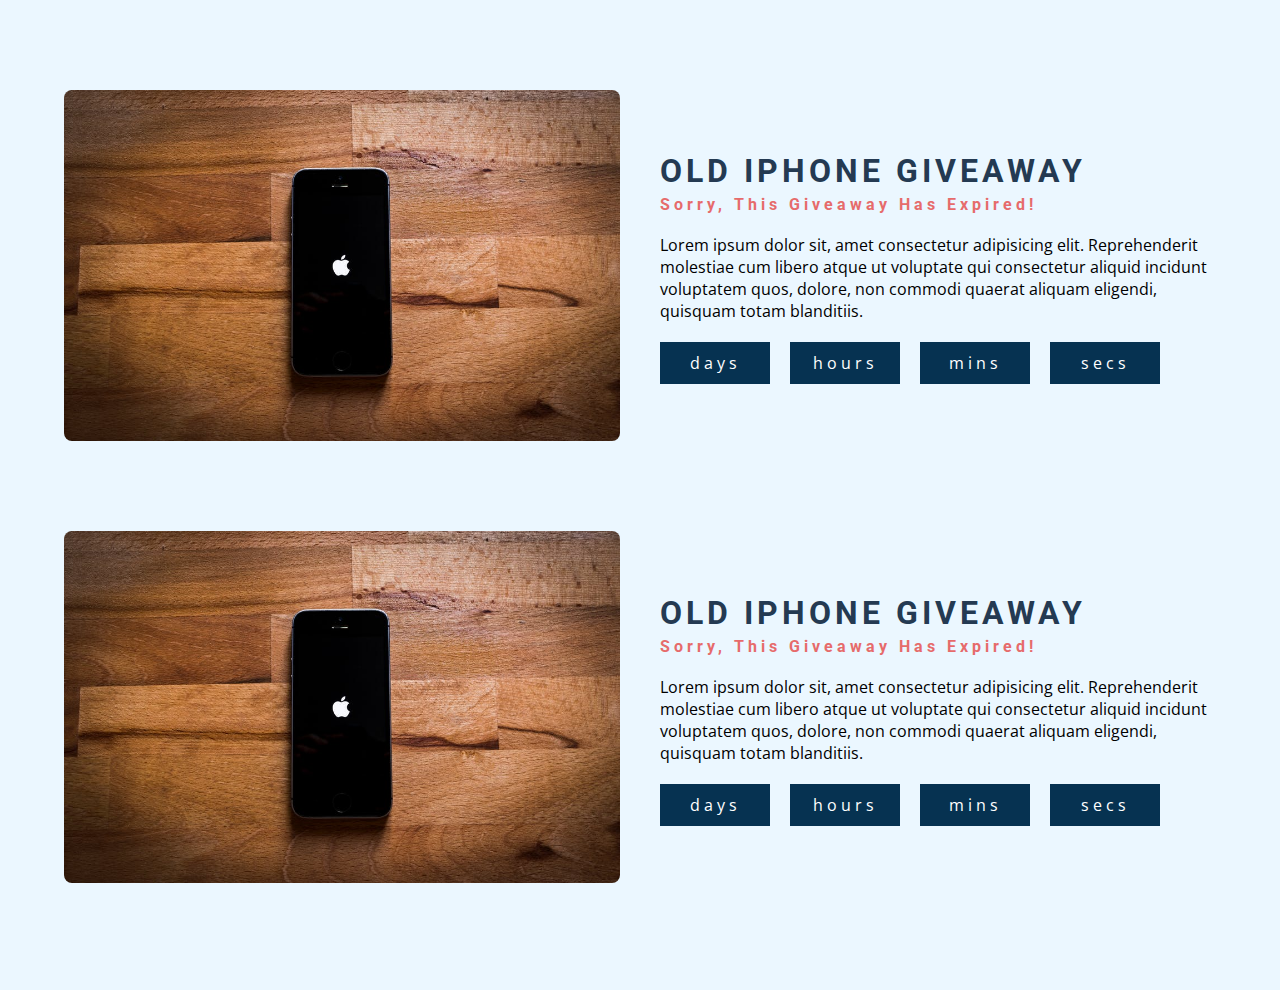
<file: countdown-timer/index.html>
<!DOCTYPE html>
<html lang="en">
  <head>
    <meta charset="UTF-8" />
    <meta name="viewport" content="width=device-width, initial-scale=1.0" />
    <title>Countdown</title>

    <!-- styles -->
    <link rel="stylesheet" href="./css/root.css" />
    <link rel="stylesheet" href="./css/app.css">
  </head>
  <body>
    <div class="wrap">
      <!-- <section class="gift-box">
        <img src="./img/gift.jpeg" alt="" class="gift-img"/>
        <div class="gift-info">
            <h1 class="title">old iphone giveaway</h1>
            <h4 class="deadline">giveaway ends on monday, 8 august 2020 11:30 a.m</h4>
            <p class="desc">Lorem ipsum dolor sit, amet consectetur adipisicing elit. 
              Reprehenderit molestiae cum libero atque ut voluptate qui consectetur aliquid incidunt voluptatem quos, dolore, non commodi quaerat aliquam eligendi, quisquam totam blanditiis.
            </p>
            <div class="countdown">
              <div class="format">
                <div class=""><span data-format="days">9</span>days</div>
                <div class="hours"><span data-format="hours">22</span>hours</div>
                <div class="mins"><span data-format="mins">45</span>mins</div>
                <div class="secs"><span data-format="secs">43</span>secs</div>
              </div>
            </div>
        </div>
      </section> -->
    </div> 
    <!-- javascript -->
    <script src="./js/data.js"></script>
    <script src="./js/intial.js"></script>
    <script src="./js/app.js"></script>
  </body>
</html>
</file>
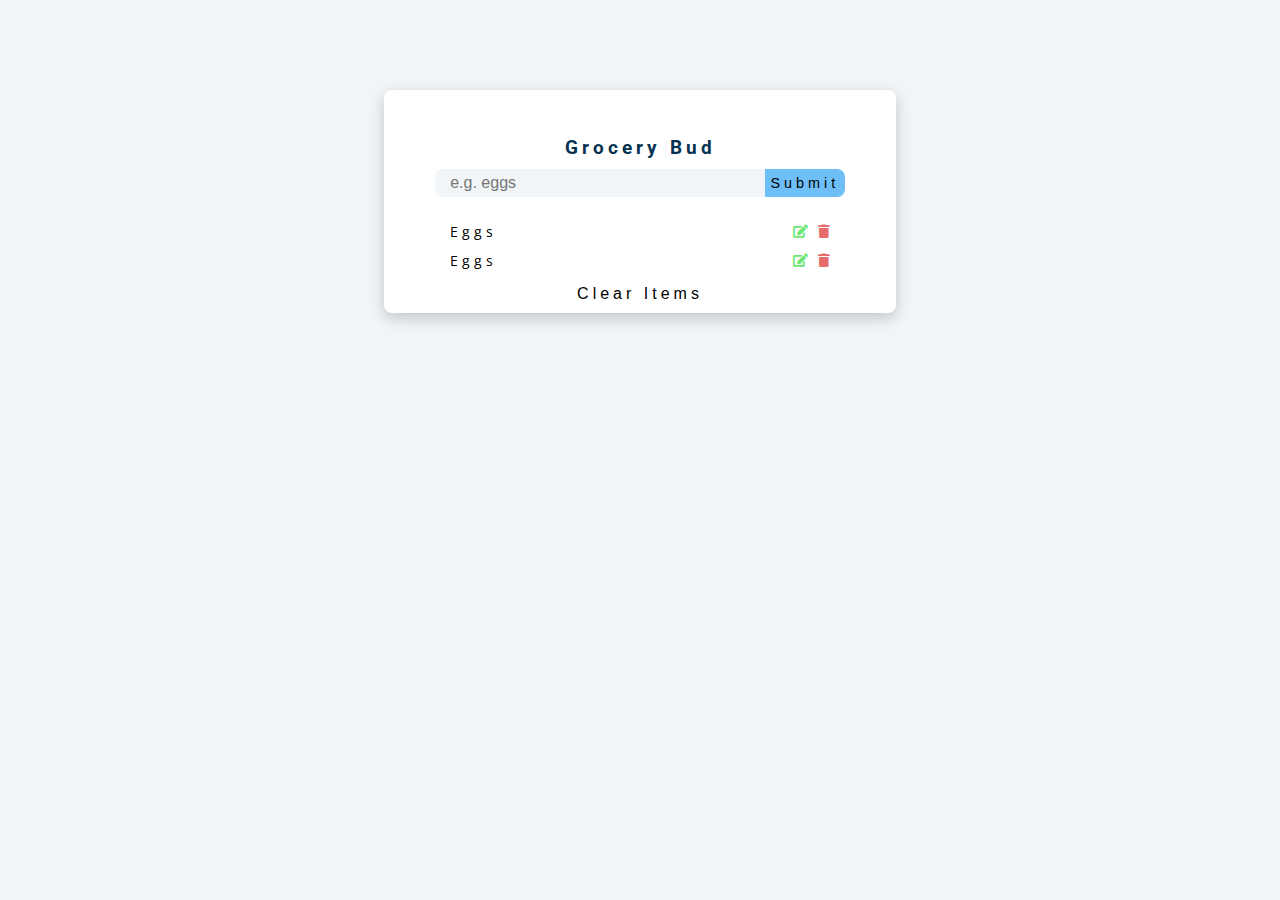
<file: grocery-bud/index.html>
<!DOCTYPE html>
<html lang="en">
  <head>
    <meta charset="UTF-8" />
    <meta name="viewport" content="width=device-width, initial-scale=1.0" />
    <title>Grocery Bud</title>
    <!-- font-awesome -->
    <link
      rel="stylesheet"
      href="https://cdnjs.cloudflare.com/ajax/libs/font-awesome/5.14.0/css/all.min.css"
    />
    <!-- styles -->
    <link rel="stylesheet" href="./css/root.css" />
    <link rel="stylesheet" href="./css/app.css">

  </head>
  <body>
    <div class="wrap">
      <section class="section-center">
        <!-- form -->
        <form class="grocery-form">
          <p class="alert"></p>
          <h3 class="title">grocery bud</h3>
          <div class="form-control">
            <input type="text" id="grocery" placeholder="e.g. eggs">
            <button type="submit" class="submit-btn">submit</button>
          </div>
        </form>
  
        <!-- list of goods-->
        <div class="goods-container">
          <div class="goods-list">
            <article class="goods-item">
              <p class="title">eggs</p>
              <div class="btn-container">
                <button class="edit-btn">
                  <i class="fas fa-edit"></i>
                </button>
                <button class="delete-btn">
                  <i class="fas fa-trash"></i>
                </button>
              </div>
            </article>
            <article class="goods-item">
              <p class="title">eggs</p>
              <div class="btn-container">
                <button class="edit-btn">
                  <i class="fas fa-edit"></i>
                </button>
                <button class="delete-btn">
                  <i class="fas fa-trash"></i>
                </button>
              </div>
            </article>
          </div>

          <button class="clear-btn">clear items</button>
        </div>
      </section>
    </div>
    
    <!-- javascript -->
    <script src="./js/sideApp.js"></script>
    <script src="./js/app.js"></script>
    
  </body>
</html>
</file>
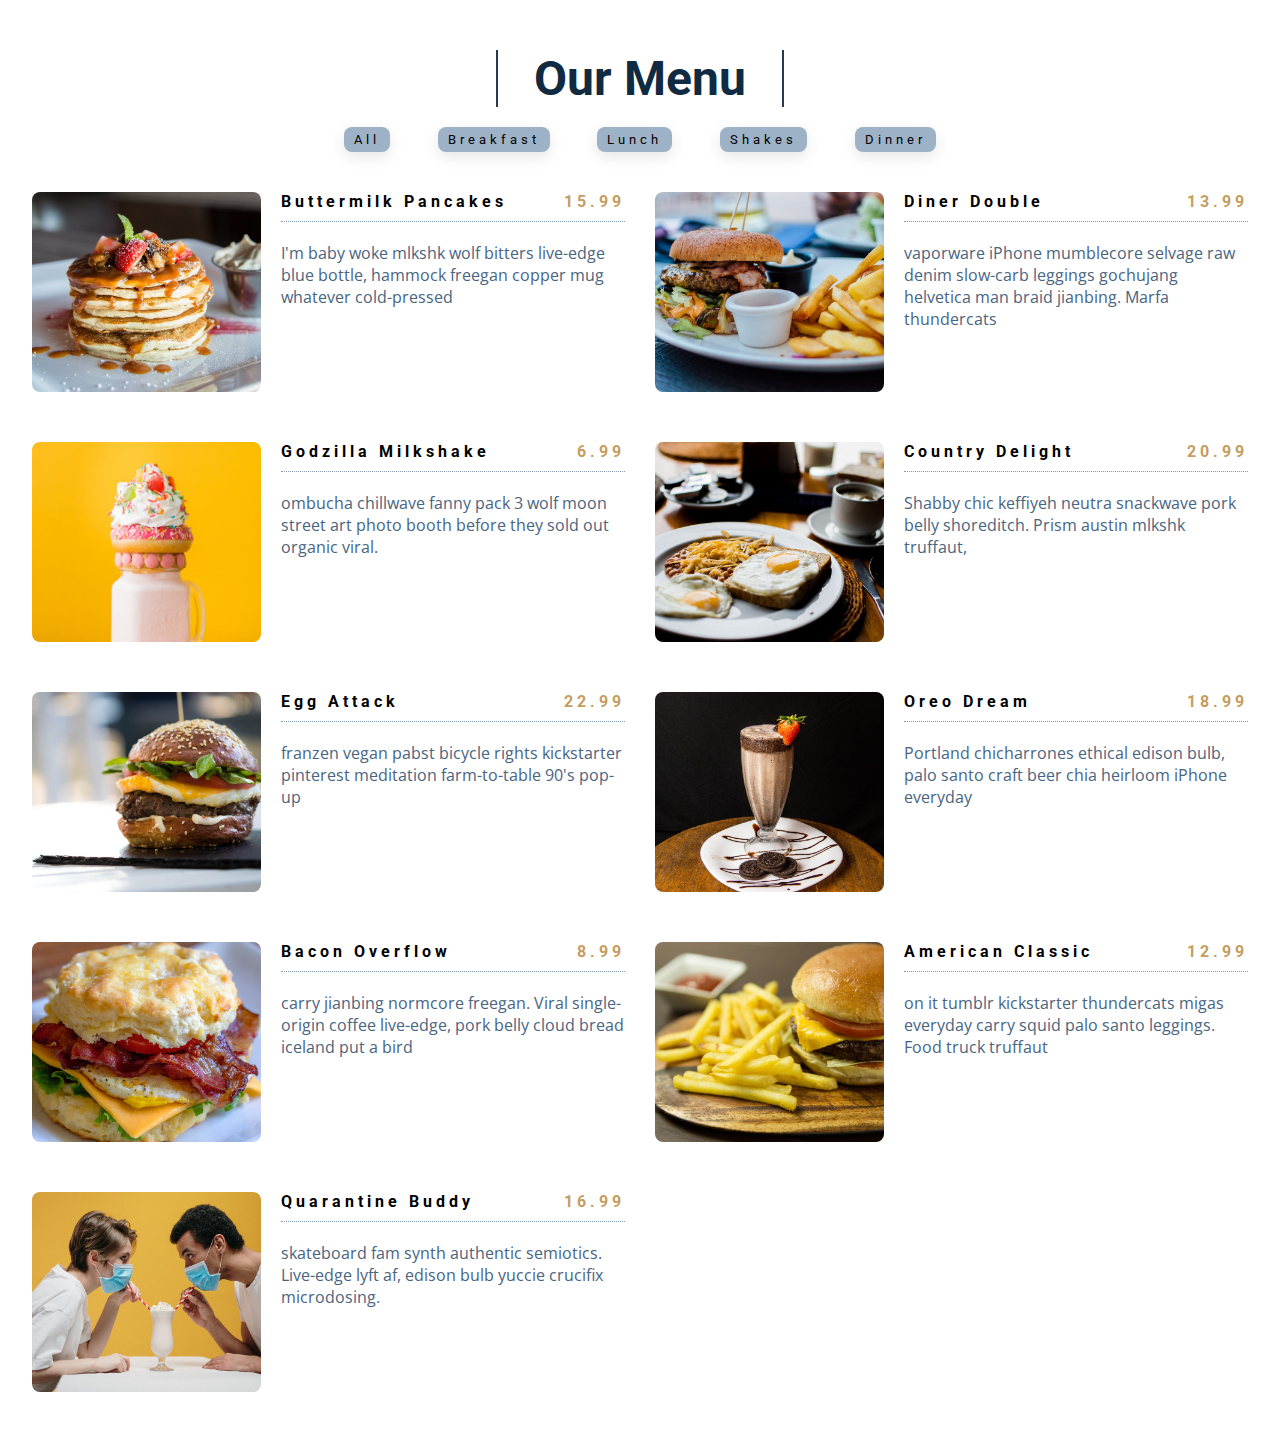
<file: menu/index.html>
<!DOCTYPE html>
<html lang="en">
  <head>
    <meta charset="UTF-8" />
    <meta name="viewport" content="width=device-width, initial-scale=1.0" />
    <title>Starter</title>
    <!-- font-awesome -->
    <link
      rel="stylesheet"
      href="https://cdnjs.cloudflare.com/ajax/libs/font-awesome/5.14.0/css/all.min.css"
    />
    <!-- styles -->
    <link rel="stylesheet" href="./css/root.css" />
    <link rel="stylesheet" href="./css/main.css">
  </head>
  <body>
    <section class="menu">
      <div class="title">
        <p>our menu</p>
        <span></span> <span></span> <span></span> <span></span>
      </div>
      <div class="section-btn">
        <button type="button" class="filter-btn" data-sign="all">all</button>
        <button type="button" class="filter-btn" data-sign="breakfast">breakfast</button>
        <button type="button" class="filter-btn" data-sign="lunch">lunch</button>
        <button type="button" class="filter-btn" data-sign="shakes">shakes</button>
        <button type="button" class="filter-btn" data-sign="dinner">dinner</button>
      </div>
      <div class="section-dish">
        
      </div>
    </section>
    <!-- javascript -->
    <script src="./js/data.js"></script>
    <script src="./js/app.js"></script>
  </body>
</html>
</file>
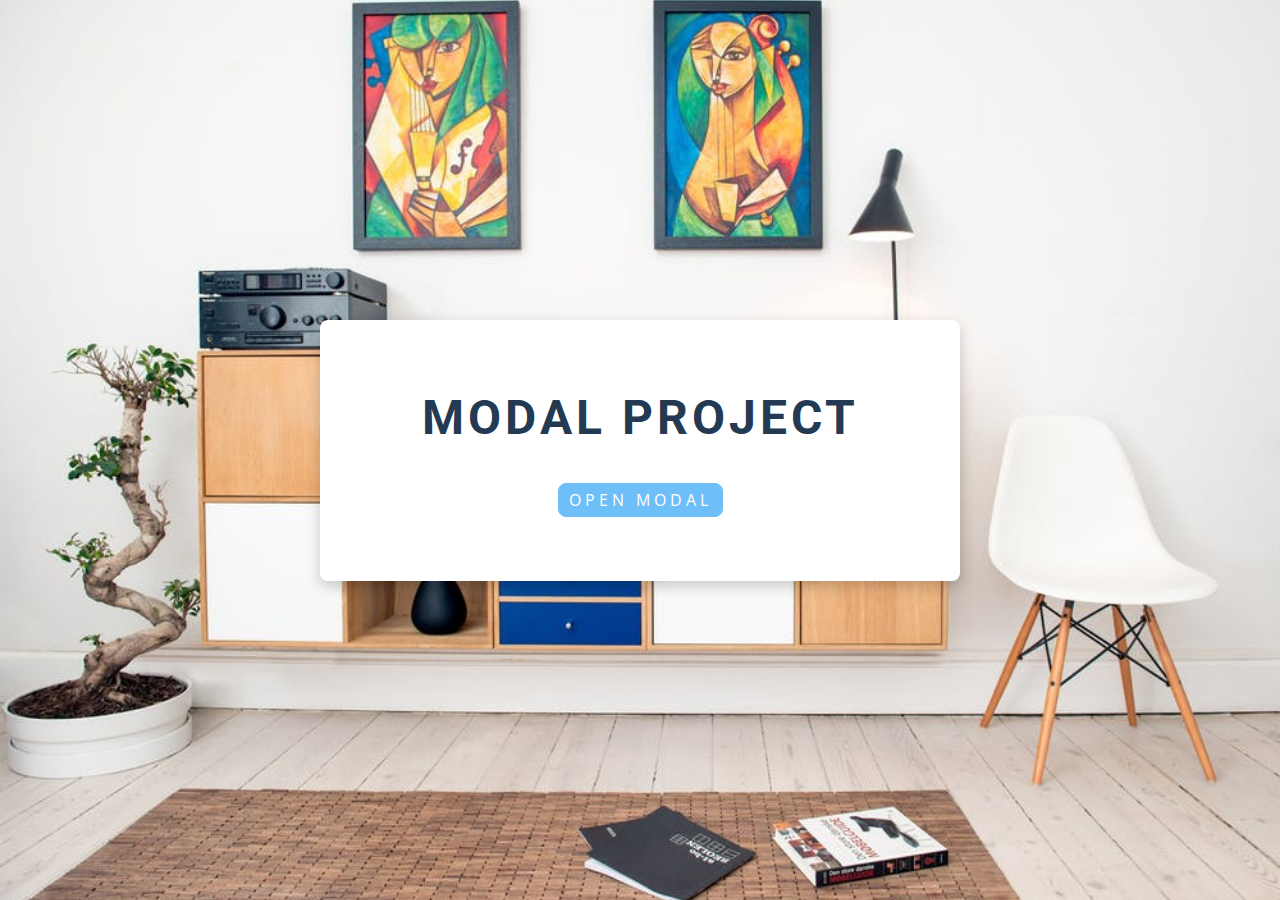
<file: modal/index.html>
<!DOCTYPE html>
<html lang="en">
  <head>
    <meta charset="UTF-8" />
    <meta name="viewport" content="width=device-width, initial-scale=1.0" />
    <title>Modal</title>
    <!-- font-awesome -->
    <link
      rel="stylesheet"
      href="https://cdnjs.cloudflare.com/ajax/libs/font-awesome/5.14.0/css/all.min.css"
    />
    <!-- styles -->
    <link rel="stylesheet" href="./css/root.css" />
    <link rel="stylesheet" href="./css/index.css">
  </head>
  <body>
    <!-- hero -->
    <header class="hero">
      <div class="banner">
        <h1>modal project</h1>
        <button class="btn modal-btn">open modal</button>
      </div>
    </header>
    <!-- modal -->
    <div class="modal-overlay">
      <div class="modal-container">
        <h3>modal content</h3>
        <button class="close-btn">
          <i class="fas fa-times"></i>
        </button>
      </div>
    </div>

    <!-- javascript -->
    <script src="./js/index.js"></script>
  </body>
</html>
</file>
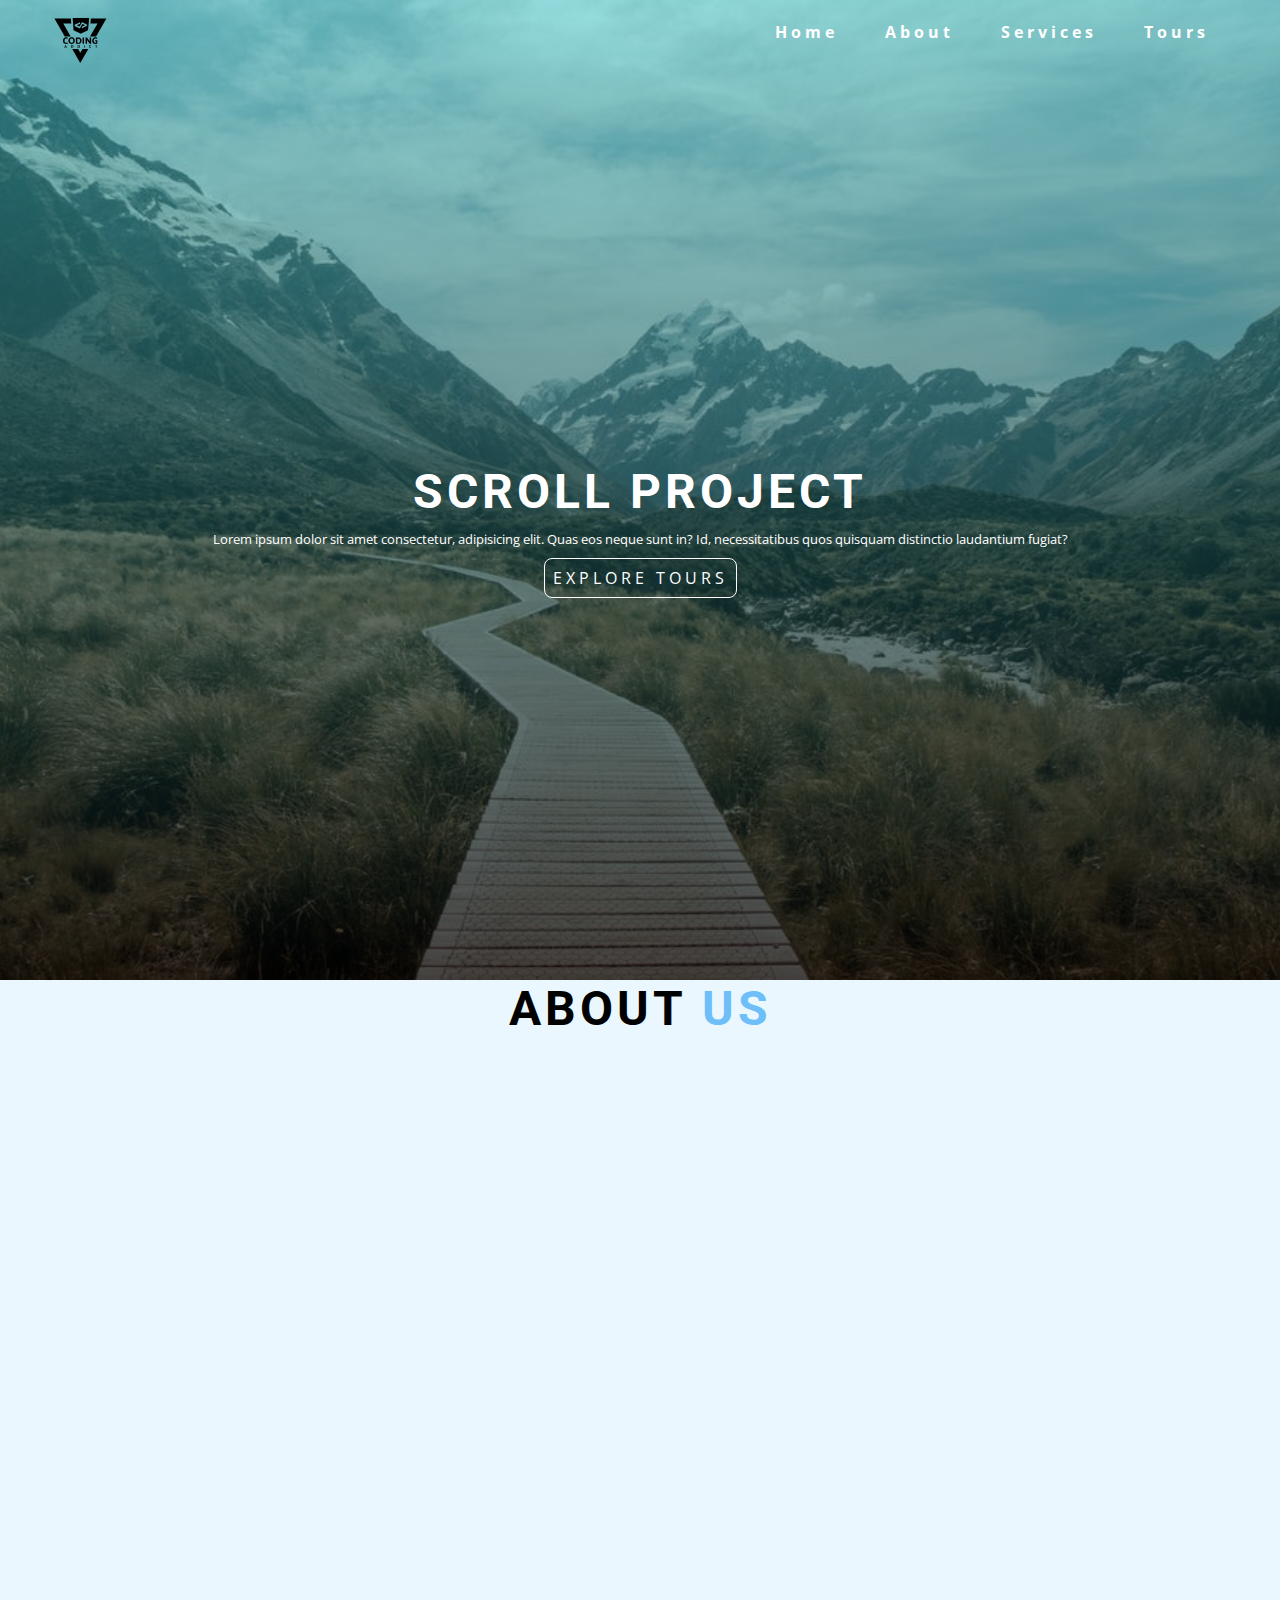
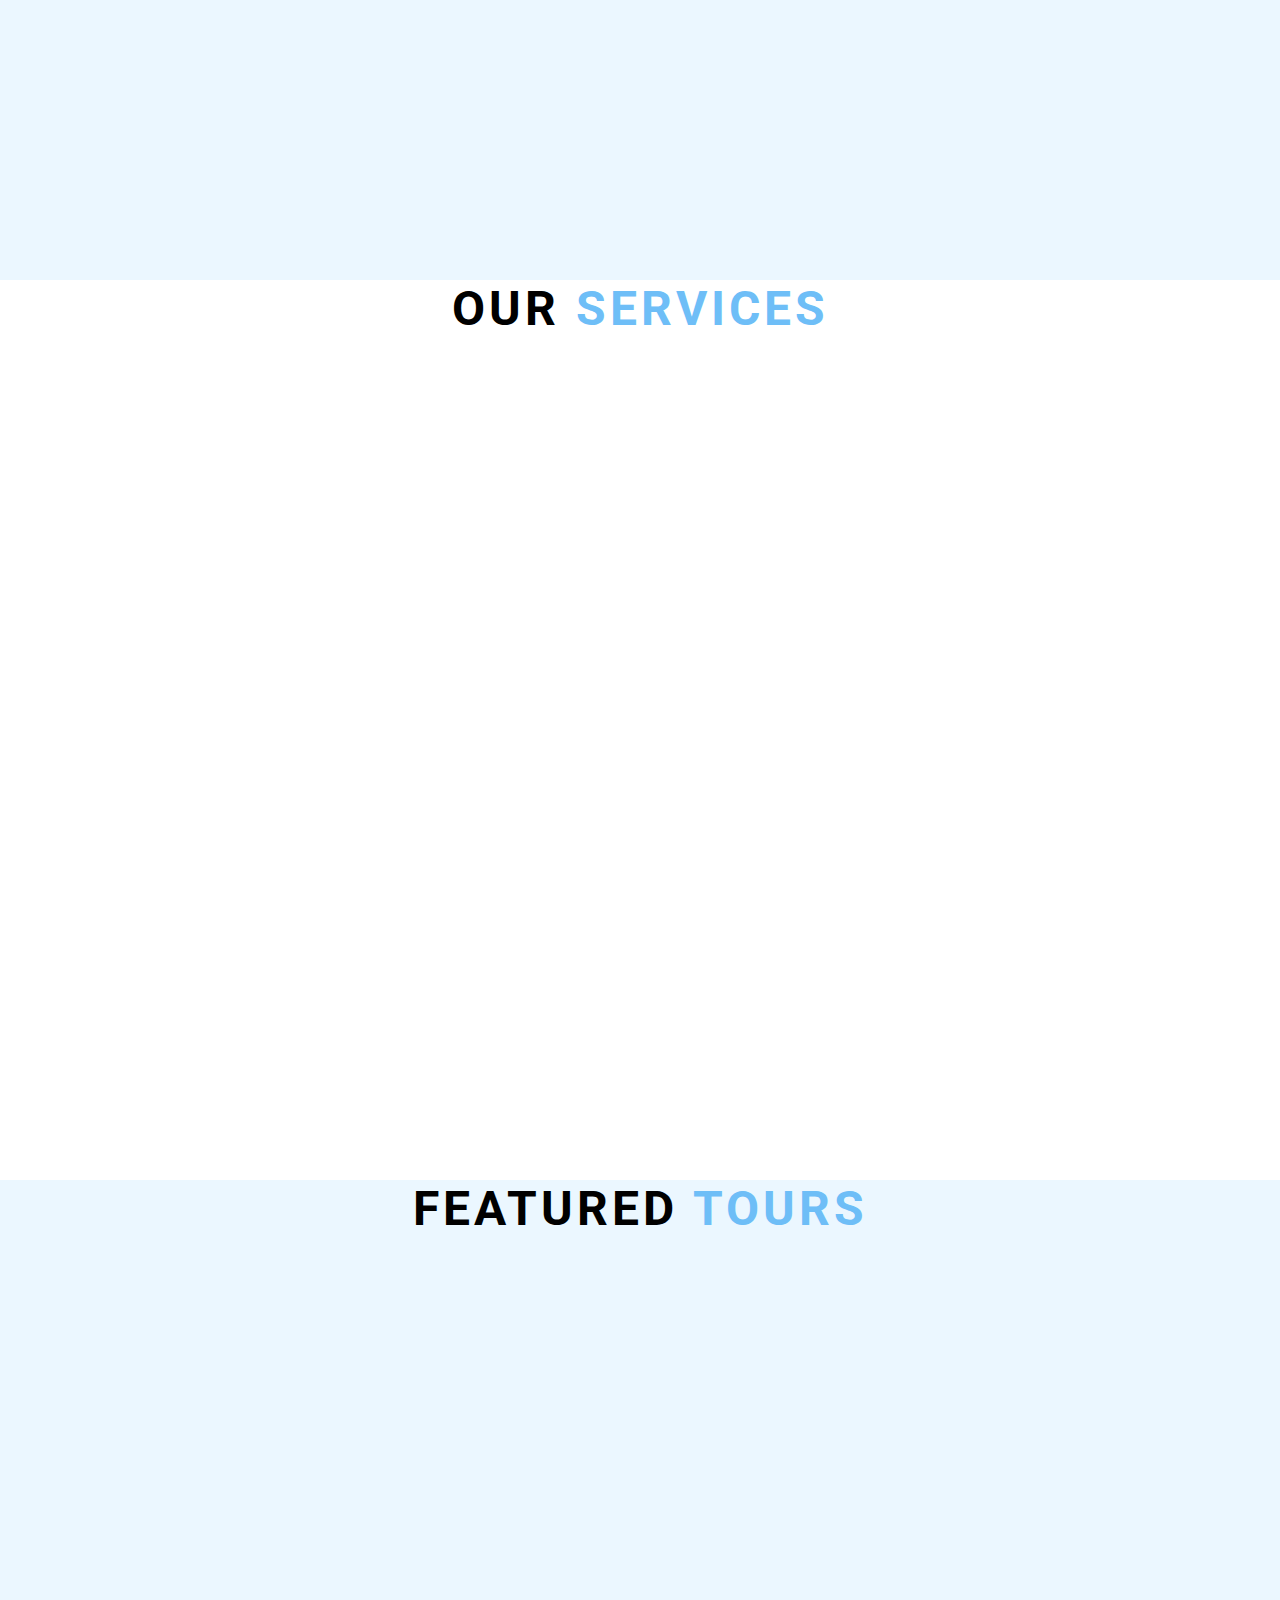
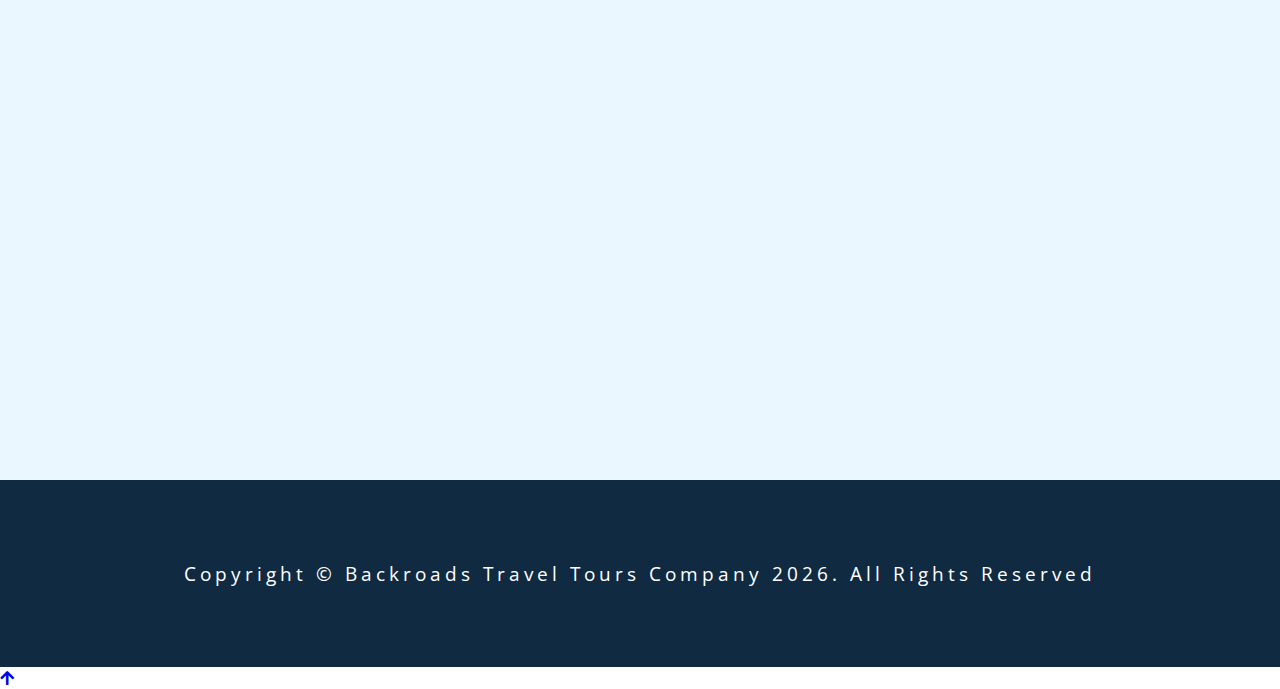
<file: scroll/index.html>
<!DOCTYPE html>
<html lang="en">
  <head>
    <meta charset="UTF-8" />
    <meta name="viewport" content="width=device-width, initial-scale=1.0" />
    <title>Scroll</title>
    <!-- font-awesome -->
    <link
      rel="stylesheet"
      href="https://cdnjs.cloudflare.com/ajax/libs/font-awesome/5.14.0/css/all.min.css"
    />
    <!-- styles -->
    <link rel="stylesheet" href="./css/root.css" />
    <link rel="stylesheet" href="./css/home1.css">
    <link rel="stylesheet" href="./css/section.css">
  </head>
  <body>
    <header id="home"> 
          <!-- navbar -->
          <nav  id="nav">
            <div class="nav-center">
              <!-- nav header -->
              <div>
                <img src="./logo.svg" class="logo" alt="logo">
                <button class="nav-toggle">
                  <i class="fas fa-bars"></i>
                </button>
              </div>
              <div class="links-container">
                <ul class="links">
                  <li><a href="#home" class="scroll-link">home</a></li>
                  <li><a href="#about" class="scroll-link">about</a></li>
                  <li><a href="#services" class="scroll-link">services</a></li>
                  <li><a href="#tours" class="scroll-link">tours</a></li>
                </ul>
              </div>
            </div>
          </nav>
          <!-- banner -->
          <div class="banner">
            <div class="container">
              <h1>scroll project</h1>
              <p>
                Lorem ipsum dolor sit amet consectetur, adipisicing elit. Quas eos
                neque sunt in? Id, necessitatibus quos quisquam distinctio
                laudantium fugiat?
              </p>
              <a href="#tours" class="scroll-link btn btn-white">explore tours</a>
            </div>
          </div>
    </header>
    <!-- about -->
    <section id="about" class="section">
      <div class="title">
        <h2>about <span>us</span></h2>
      </div>
    </section>
    <!-- services -->
    <section id="services" class="section">
      <div class="title">
        <h2>our <span>services</span></h2>
      </div>
    </section>
    <!-- contact -->
    <section id="tours" class="section">
      <div class="title">
        <h2>featured <span>tours</span></h2>
      </div>
    </section>
    <!-- footer -->
    <footer class="section">
      <p>
        copyright &copy; backroads travel tours company
        <span id="date"></span>. all rights reserved
      </p>
    </footer>
    <a class="scroll-link top-link" href="#home">
      <i class="fas fa-arrow-up"></i>
    </a>

    <!-- javascript -->
    <script src="./app.js"></script>
  </body>
</html>
</file>
<file: countdown-timer/css/root.css>
/*
=============== 
Fonts
===============
*/
@import url("https://fonts.googleapis.com/css?family=Open+Sans|Roboto:400,700&display=swap");

/*
=============== 
Variables
===============
*/

:root {
  /* dark shades of primary color*/
  --clr-primary-1: hsl(205, 86%, 17%);
  --clr-primary-2: hsl(205, 77%, 27%);
  --clr-primary-3: hsl(205, 72%, 37%);
  --clr-primary-4: hsl(205, 63%, 48%);
  /* primary/main color */
  --clr-primary-5: #49a6e9;
  /* lighter shades of primary color */
  --clr-primary-6: hsl(205, 89%, 70%);
  --clr-primary-7: hsl(205, 90%, 76%);
  --clr-primary-8: hsl(205, 86%, 81%);
  --clr-primary-9: hsl(205, 90%, 88%);
  --clr-primary-10: hsl(205, 100%, 96%);
  /* darkest grey - used for headings */
  --clr-grey-1: hsl(209, 61%, 16%);
  --clr-grey-2: hsl(211, 39%, 23%);
  --clr-grey-3: hsl(209, 34%, 30%);
  --clr-grey-4: hsl(209, 28%, 39%);
  /* grey used for paragraphs */
  --clr-grey-5: hsl(210, 22%, 49%);
  --clr-grey-6: hsl(209, 23%, 60%);
  --clr-grey-7: hsl(211, 27%, 70%);
  --clr-grey-8: hsl(210, 31%, 80%);
  --clr-grey-9: hsl(212, 33%, 89%);
  --clr-grey-10: hsl(210, 36%, 96%);
  --clr-white: #fff;
  --clr-red-dark: hsl(360, 67%, 44%);
  --clr-red-light: hsl(360, 71%, 66%);
  --clr-green-dark: hsl(125, 67%, 44%);
  --clr-green-light: hsl(125, 71%, 66%);
  --clr-black: #222;
  --clr-gold: #c59d5f;
  --ff-primary: "Roboto", sans-serif;
  --ff-secondary: "Open Sans", sans-serif;
  --transition: all 0.3s linear;
  --spacing: 0.25rem;
  --radius: 0.5rem;
  --light-shadow: 0 5px 15px rgba(0, 0, 0, 0.1);
  --dark-shadow: 0 5px 15px rgba(0, 0, 0, 0.2);
  --max-width: 1170px;
  --fixed-width: 620px;
}

*,
::after,
::before {
    padding: 0;
    margin: 0;
    box-sizing: border-box;
}
body {
    min-height: 100vh;
    overflow-y: scroll;
    /* overflow-x: hidden; */
    font-family: var(--ff-primary);
    background-color: var(--clr-primary-10);
}
</file>
<file: countdown-timer/css/app.css>
.gift-box {
    width: 90vw;
    margin: 10vh auto;
    display: grid;
    grid-template-columns: 1fr 1fr;
    gap: 40px;
    place-items: center;
}
    .gift-img {
        width: 100%;
        border-radius: var(--radius);
    }
    .gift-info {
        letter-spacing: var(--spacing);
    }
    .gift-info > .title {
        text-transform: uppercase;
        font-size: 2rem;
        padding: 5px 0;
        color: var(--clr-grey-2);
    }
    .gift-info > .deadline {
        text-transform: capitalize;
        font-size: 1rem;
        white-space: nowrap;
    }
    .gift-info > .deadline.expired {
        color: var(--clr-red-light);
    }
    .gift-info > .desc {
        font-family: var(--ff-secondary);
        margin: 20px 0;
        letter-spacing: normal;
    }
    .gift-info > .countdown > .format {
        width: 90%;
        display: grid;
        grid-template-columns: 1fr 1fr 1fr 1fr;
        gap: 20px;
    }
    .gift-info > .countdown > .format > div {
        display: flex;
        flex-direction: column;
        align-items: center;
        padding: 10px;
        background-color: var(--clr-primary-1);
        color: var(--clr-white);
        font-family: var(--ff-secondary);
        font-size: 1rem;
    }
    .gift-info > .countdown > .format > div > span {
        font-size: 2rem;
        font-family: var(--ff-primary);
        font-weight: bold;
    }

    @media screen and (max-width:1170px) {
        .gift-box {
            grid-template-columns: 1fr;
            width: 80vw;
        }
    }
    @media screen and (max-width: 600px){
        .gift-box {
            margin: 0 ;
            transform: scale(0.8);
        }
    }
    @media screen and (max-width:500px){
        .gift-box {
            margin: 0;
            transform: scale(0.6);
        }
    }
</file>
<file: grocery-bud/css/root.css>
/*
=============== 
Fonts
===============
*/
@import url("https://fonts.googleapis.com/css?family=Open+Sans|Roboto:400,700&display=swap");

/*
=============== 
Variables
===============
*/

:root {
  /* dark shades of primary color*/
  --clr-primary-1: hsl(205, 86%, 17%);
  --clr-primary-2: hsl(205, 77%, 27%);
  --clr-primary-3: hsl(205, 72%, 37%);
  --clr-primary-4: hsl(205, 63%, 48%);
  /* primary/main color */
  --clr-primary-5: #49a6e9;
  /* lighter shades of primary color */
  --clr-primary-6: hsl(205, 89%, 70%);
  --clr-primary-7: hsl(205, 90%, 76%);
  --clr-primary-8: hsl(205, 86%, 81%);
  --clr-primary-9: hsl(205, 90%, 88%);
  --clr-primary-10: hsl(205, 100%, 96%);
  /* darkest grey - used for headings */
  --clr-grey-1: hsl(209, 61%, 16%);
  --clr-grey-2: hsl(211, 39%, 23%);
  --clr-grey-3: hsl(209, 34%, 30%);
  --clr-grey-4: hsl(209, 28%, 39%);
  /* grey used for paragraphs */
  --clr-grey-5: hsl(210, 22%, 49%);
  --clr-grey-6: hsl(209, 23%, 60%);
  --clr-grey-7: hsl(211, 27%, 70%);
  --clr-grey-8: hsl(210, 31%, 80%);
  --clr-grey-9: hsl(212, 33%, 89%);
  --clr-grey-10: hsl(210, 36%, 96%);
  --clr-white: #fff;
  --clr-red-dark: hsl(360, 67%, 44%);
  --clr-red-light: hsl(360, 71%, 66%);
  --clr-green-dark: hsl(125, 67%, 44%);
  --clr-green-light: hsl(125, 71%, 66%);
  --clr-black: #222;
  --ff-primary: "Roboto", sans-serif;
  --ff-secondary: "Open Sans", sans-serif;
  --transition: all 0.3s linear;
  --spacing: 0.25rem;
  --radius: 0.5rem;
  --light-shadow: 0 5px 15px rgba(0, 0, 0, 0.1);
  --dark-shadow: 0 5px 15px rgba(0, 0, 0, 0.2);
  --max-width: 1170px;
  --fixed-width: 620px;
}
/*
=============== 
Global Styles
===============
*/
*,
::after,
::before {
    margin: 0;
    padding: 0;
    box-sizing: border-box;
}
body {
    font-family: var(--ff-primary);
    height: 100vh;
    width: 100vw;
    background-color: var(--clr-grey-10);
}
a {
    text-decoration: none;
}
li {
    list-style: none;
}
::-webkit-scrollbar {
    width: 10px;
    background-color: var(--clr-grey-10);
    border-radius: var(--radius);
}
::-webkit-scrollbar-thumb {
    background-color: grey;
    border-radius: var(--radius);
    background-clip: content-box;
    border: 2px solid transparent;
}
</file>
<file: grocery-bud/css/app.css>
.wrap {
    display: flex;
    justify-content: center;
    align-items: flex-start;
    width: 100%;
    height: 100%;
    padding-top: 10vh;
    
}
.section-center {
    min-width: 40vw;
    background: var(--clr-white);
    border-radius: var(--radius);
    box-shadow: var(--dark-shadow);
    /* max-height: 80vh;
    overflow: hidden; */
}
    .grocery-form {
        display: flex;
        flex-direction: column;
        justify-content: center;
        align-items: center;
        gap: 10px;
    }
    .grocery-form > .alert {
        margin-top: 10px;
        border-radius: var(--spacing);
        background: var(--clr-green-light);
        background-blend-mode: lighten;
        padding: 2px 10px;
        text-align: center;
        text-transform: capitalize;
        letter-spacing: var(--spacing);
        font-size: 0.8rem;
        height: 2em;
        line-height: 2em;
        visibility: hidden;
    }
    .grocery-form > h3 {
        text-transform: capitalize;
        letter-spacing: var(--spacing);
        font-size: 1.2rem;
        color: var(--clr-primary-1);
    }
    .grocery-form > .form-control {
        display: flex;
        width: 80%;
    }
    .grocery-form > .form-control > #grocery {
        flex-grow: 1;
        padding: 5px 15px;
        border-top-left-radius: var(--radius);
        border-bottom-left-radius: var(--radius);
        font-size: 1rem;
        border: none;
        outline: none;
        background-color: var(--clr-grey-10);

    }
    .grocery-form > .form-control > .submit-btn {
        min-width: 5rem;
        border: none;
        outline: none;
        padding: 5px;
        border-top-right-radius: var(--radius);
        border-bottom-right-radius: var(--radius);
        background-color: var(--clr-primary-6);
        text-transform: capitalize;
        letter-spacing: var(--spacing);
        font-size: 0.9rem;
        cursor: pointer;
    }
    
    .goods-container {
        margin-top: 20px;
    }
    .goods-container .goods-list {
        width: 80%;
        margin: 0 auto;
        max-height: 40vh;
        overflow-y: scroll;
    }
    .goods-container .goods-list .goods-item {
        display: flex;
        justify-content: space-between;
        align-items: center;
        padding: 5px 15px;
        border-radius: var(--radius);
    }
    .goods-container .goods-list .goods-item:hover {
        background-color: var(--clr-grey-10);
    }
    .goods-container .goods-list .goods-item > .title {
        letter-spacing: var(--spacing);
        font-size: 0.9rem;
        text-transform: capitalize;
        font-family: var(--ff-secondary);
    }
    .goods-container .goods-list .goods-item .btn-container {
        display: flex;
        gap: 10px;
    }
    .goods-container .goods-list .goods-item button {
        border: none;
        outline: none;
        background-color: transparent;
        cursor: pointer;
    }
    .goods-container .goods-list .goods-item button.edit-btn {
        color: var(--clr-green-light);
    }
    .goods-container .goods-list .goods-item button.edit-btn:hover {
        color: var(--clr-green-dark);
    }
    .goods-container .goods-list .goods-item button.delete-btn {
        color: var(--clr-red-light);
    }
    .goods-container .goods-list .goods-item button.delete-btn:hover {
        color: var(--clr-red-dark);
    }
    
    .goods-container .clear-btn {
        outline: none;
        border: none;
        background-color: transparent;
        display: block;
        margin: 10px auto;
        text-transform: capitalize;
        letter-spacing: var(--spacing);
        font-size: 1rem;
        cursor: pointer;
    }
    .goods-container .clear-btn:hover {
        color: var(--clr-red-light);
    }


@media  screen and (max-width:900px) {
    .section-center > .grocery-form .form-control {
        flex-direction: column;
    }
    .section-center > .grocery-form .form-control #grocery{
        border-radius: 0 !important;
        border-top-left-radius: var(--radius) !important;
        border-top-right-radius: var(--radius) !important; 
    }
    .section-center > .grocery-form .form-control .submit-btn 
    {
        border-radius: 0 !important;
        border-bottom-left-radius: var(--radius) !important;
        border-bottom-right-radius: var(--radius) !important;
    }
    
}
</file>
<file: menu/css/root.css>
/*
=============== 
Fonts
===============
*/
@import url("https://fonts.googleapis.com/css?family=Open+Sans|Roboto:400,700&display=swap");

/*
=============== 
Variables
===============
*/

:root {
  /* dark shades of primary color*/
  --clr-primary-1: hsl(205, 86%, 17%);
  --clr-primary-2: hsl(205, 77%, 27%);
  --clr-primary-3: hsl(205, 72%, 37%);
  --clr-primary-4: hsl(205, 63%, 48%);
  /* primary/main color */
  --clr-primary-5: #49a6e9;
  /* lighter shades of primary color */
  --clr-primary-6: hsl(205, 89%, 70%);
  --clr-primary-7: hsl(205, 90%, 76%);
  --clr-primary-8: hsl(205, 86%, 81%);
  --clr-primary-9: hsl(205, 90%, 88%);
  --clr-primary-10: hsl(205, 100%, 96%);
  /* darkest grey - used for headings */
  --clr-grey-1: hsl(209, 61%, 16%);
  --clr-grey-2: hsl(211, 39%, 23%);
  --clr-grey-3: hsl(209, 34%, 30%);
  --clr-grey-4: hsl(209, 28%, 39%);
  /* grey used for paragraphs */
  --clr-grey-5: hsl(210, 22%, 49%);
  --clr-grey-6: hsl(209, 23%, 60%);
  --clr-grey-7: hsl(211, 27%, 70%);
  --clr-grey-8: hsl(210, 31%, 80%);
  --clr-grey-9: hsl(212, 33%, 89%);
  --clr-grey-10: hsl(210, 36%, 96%);
  --clr-white: #fff;
  --clr-red-dark: hsl(360, 67%, 44%);
  --clr-red-light: hsl(360, 71%, 66%);
  --clr-green-dark: hsl(125, 67%, 44%);
  --clr-green-light: hsl(125, 71%, 66%);
  --clr-gold: #c59d5f;
  --clr-black: #222;
  --ff-primary: "Roboto", sans-serif;
  --ff-secondary: "Open Sans", sans-serif;
  --transition: all 0.3s linear;
  --spacing: 0.25rem;
  --radius: 0.5rem;
  --light-shadow: 0 5px 15px rgba(0, 0, 0, 0.1);
  --dark-shadow: 0 5px 15px rgba(0, 0, 0, 0.2);
  --max-width: 1170px;
  --fixed-width: 620px;
}
/*
=============== 
Global Styles
===============
*/
*,
::after,
::before {
    margin: 0;
    padding: 0;
    box-sizing: border-box;
}
body {
    max-width: 100vw;
    min-height: 100vh;
    background-color: var(--clr-white);
    font-family: var(--ff-primary);
    overflow-y: scroll;
}
::-webkit-scrollbar {
    width: 14px;
    background-color: var(--clr-grey-9);
    border-radius: var(--radius);
}
::-webkit-scrollbar-thumb {
    width: 10px;
    background-color: grey;
    border-radius: var(--radius);
    border: 2px solid transparent;
    background-clip: content-box;
}
</file>
<file: menu/css/main.css>
section.menu {
    width: 100%;
    height: 100%;
}
    .menu > .title {
        width: 6em;
        font-size: 3rem;
        text-align: center;
        margin: 0 auto;
        margin-top: 50px;
        text-transform: capitalize;
        color: var(--clr-grey-1);
        font-weight: bold;
        position: relative;
    }
    .menu > .title > span {
        position: absolute;
        background-color: var(--clr-grey-2);
    }
    .menu > .title > span:nth-child(2)
    {
        width: 0;
        height: 2px;
        top: 0;
        left: 0;
        animation: bound 2s infinite;
    }
    .menu > .title > span:nth-child(3)
    {
        width: 0;
        height: 2px;
        bottom: 0;
        right: 0;
        animation: bound 2s -2s infinite;
    }
    
    @keyframes bound {
        0% {
            width:0;
        }
        100% {
            width: 100%;
        }
    }
    .menu > .title > span:nth-child(4) {
        width: 2px;
        height: 100%;
        left: 0;
        top: 0;
    }
    .menu > .title > span:nth-child(5) {
        width: 2px;
        height: 100%;
        right: 0;
        top: 0;
    }

    .section-btn {
        width: 50%;
        margin: 20px auto;
        display: flex;
        justify-content: space-around;
    }
    .section-btn button.filter-btn {
        outline: none;
        border: none; 
        background-color: var(--clr-grey-7);
        padding: 5px 10px;
        margin: 0 10px;
        font-family: var(--ff-primary);
        text-transform: capitalize;
        letter-spacing: var(--spacing);
        border-radius: var(--radius);
        cursor: pointer;
        box-shadow: var(--light-shadow);
    }
    .section-btn button.filter-btn:hover {
        background-color: var(--clr-grey-6);
        box-shadow: var(--dark-shadow);
    }

    /*------------ section-dish -----------*/
    .section-dish {
        display: grid;
        width: 95vw;
        margin: 40px auto;
        grid-template-columns: 1fr 1fr;
        gap: 30px;
        grid-row-gap: 50px;
    }
    .section-dish .dish {
        display: grid;
        grid-template-columns: 1fr 1.5fr;
        gap: 20px;
        font-size: 1rem;
    }
    .section-dish .dish img {
        width: 100%;
        height: 200px;
        object-fit: cover;
        border-radius: var(--radius);
    }
    .section-dish .dish .dish-info > .header {
        display: flex;
        justify-content: space-between;
        text-transform: capitalize;
        padding-bottom: 10px;

        letter-spacing: var(--spacing);
        border-bottom: 1px dotted var(--clr-grey-6);
    }
    .section-dish .dish .header > h4:nth-child(2) {
        color: var(--clr-gold);
    }
    .section-dish .dish .description {
        padding-top: 20px;
        color: var(--clr-grey-4);
        font-family: var(--ff-secondary);
    }

    @media screen and (max-width: 1200px) {
        .section-dish {
            grid-template-columns: 1fr;
        }
        .section-dish .dish {
            padding: 0 10%;
        }
    }
    @media screen and (max-width:800px) {
        .section-dish .dish{
            grid-template-columns: 1fr;
            padding: 0 20%;
            font-size: 0.9rem;
        }
        .section-dish .dish .description {
            padding-top: 10px;
        }
    }
</file>
<file: modal/css/root.css>
/*
=============== 
Fonts
===============
*/
@import url("https://fonts.googleapis.com/css?family=Open+Sans|Roboto:400,700&display=swap");

/*
=============== 
Variables
===============
*/

:root {
  /* dark shades of primary color*/
  --clr-primary-1: hsl(205, 86%, 17%);
  --clr-primary-2: hsl(205, 77%, 27%);
  --clr-primary-3: hsl(205, 72%, 37%);
  --clr-primary-4: hsl(205, 63%, 48%);
  /* primary/main color */
  --clr-primary-5: #49a6e9;
  /* --clr-primary-5: rgb(73, 166, 233); */
  /* lighter shades of primary color */
  --clr-primary-6: hsl(205, 89%, 70%);
  --clr-primary-7: hsl(205, 90%, 76%);
  --clr-primary-8: hsl(205, 86%, 81%);
  --clr-primary-9: hsl(205, 90%, 88%);
  --clr-primary-10: hsl(205, 100%, 96%);
  /* darkest grey - used for headings */
  --clr-grey-1: hsl(209, 61%, 16%);
  --clr-grey-2: hsl(211, 39%, 23%);
  --clr-grey-3: hsl(209, 34%, 30%);
  --clr-grey-4: hsl(209, 28%, 39%);
  /* grey used for paragraphs */
  --clr-grey-5: hsl(210, 22%, 49%);
  --clr-grey-6: hsl(209, 23%, 60%);
  --clr-grey-7: hsl(211, 27%, 70%);
  --clr-grey-8: hsl(210, 31%, 80%);
  --clr-grey-9: hsl(212, 33%, 89%);
  --clr-grey-10: hsl(210, 36%, 96%);
  --clr-white: #fff;
  --clr-red-dark: hsl(360, 67%, 44%);
  --clr-red-light: hsl(360, 71%, 66%);
  --clr-green-dark: hsl(125, 67%, 44%);
  --clr-green-light: hsl(125, 71%, 66%);
  --clr-black: #222;
  --ff-primary: "Roboto", sans-serif;
  --ff-secondary: "Open Sans", sans-serif;
  --transition: all 0.3s linear;
  --spacing: 0.25rem;
  --radius: 0.5rem;
  --light-shadow: 0 5px 15px rgba(0, 0, 0, 0.1);
  --dark-shadow: 0 5px 15px rgba(0, 0, 0, 0.2);
  --max-width: 1170px;
  --fixed-width: 620px;
}
/*
=============== 
Global Styles
===============
*/
*,
::after,
::before 
{
    padding: 0;
    margin: 0;
    box-sizing: border-box;
}

body{
    width: 100vw;
    height: 100vh;
    font-family: var(--ff-primary);
}
</file>
<file: modal/css/index.css>
.hero {
    width: 100%;
    height: 100%;
    display: grid;
    background: url(../hero.jpeg) center/cover no-repeat;
    place-items: center;
}
    .banner {
        width: 90%;
        max-width: 50vw;
        background-color: var(--clr-white);
        border-radius: var(--radius);
        box-shadow: var(--dark-shadow);
        padding: 5% 0;
        text-align: center;
    }
    .banner > h1 {
        text-transform: uppercase;
        letter-spacing: var(--spacing);
        padding: 5px 0;
        font-size: 3rem;
        color: var(--clr-grey-2);
    }
    .banner > button.btn {
        font-size: 1rem;
        text-transform: uppercase;
        font-family: var(--ff-secondary);
        letter-spacing: var(--spacing);
        padding: 5px 10px;
        margin-top: 5%;
        border-radius: var(--radius);
        color: var(--clr-white);
        background-color: var(--clr-primary-6);
        border: 1px solid var(--clr-primary-6);
        cursor: pointer;
        transition: 1s;
    }
    .banner > button.btn:hover {
        color: var(--clr-primary-6);
        background-color: transparent;
    }

.modal-overlay {
    position: fixed;
    top: 0;
    left: 0;
    display: grid;
    background-color: rgba(73, 166, 233, 0.5);
    place-items: center;
    width: 100%;
    height: 100%;
    z-index: -10;
    visibility: hidden;
}
.modal-overlay.active {
    z-index: 10;
    visibility: visible;
}
    .modal-container {
        width: 90%;
        max-width: 50vw;
        padding: 5% 0;
        background-color: var(--clr-white);
        display: grid;
        place-items: center;
        position: relative;
    }
    .modal-container > h3 {
        text-transform: capitalize;
        letter-spacing: var(--spacing);
    }
    .modal-container > button {
        position: absolute;
        top: 10px;
        right: 10px;
        font-size: 1.5rem;
        color: var(--clr-red-dark);
        background-color: transparent;
        border: none;
        cursor: pointer;
    }
    .modal-container > button:hover {
        transform: scale(1.5);
        transition: 1s;
    }
</file>
<file: scroll/css/root.css>
/*
=============== 
Fonts
===============
*/
@import url("https://fonts.googleapis.com/css?family=Open+Sans|Roboto:400,700&display=swap");

/*
=============== 
Variables
===============
*/

:root {
  /* dark shades of primary color*/
  --clr-primary-1: hsl(205, 86%, 17%);
  --clr-primary-2: hsl(205, 77%, 27%);
  --clr-primary-3: hsl(205, 72%, 37%);
  --clr-primary-4: hsl(205, 63%, 48%);
  /* primary/main color */
  --clr-primary-5: #49a6e9;
  /* lighter shades of primary color */
  --clr-primary-6: hsl(205, 89%, 70%);
  --clr-primary-7: hsl(205, 90%, 76%);
  --clr-primary-8: hsl(205, 86%, 81%);
  --clr-primary-9: hsl(205, 90%, 88%);
  --clr-primary-10: hsl(205, 100%, 96%);
  /* darkest grey - used for headings */
  --clr-grey-1: hsl(209, 61%, 16%);
  --clr-grey-2: hsl(211, 39%, 23%);
  --clr-grey-3: hsl(209, 34%, 30%);
  --clr-grey-4: hsl(209, 28%, 39%);
  /* grey used for paragraphs */
  --clr-grey-5: hsl(210, 22%, 49%);
  --clr-grey-6: hsl(209, 23%, 60%);
  --clr-grey-7: hsl(211, 27%, 70%);
  --clr-grey-8: hsl(210, 31%, 80%);
  --clr-grey-9: hsl(212, 33%, 89%);
  --clr-grey-10: hsl(210, 36%, 96%);
  --clr-white: #fff;
  --clr-red-dark: hsl(360, 67%, 44%);
  --clr-red-light: hsl(360, 71%, 66%);
  --clr-green-dark: hsl(125, 67%, 44%);
  --clr-green-light: hsl(125, 71%, 66%);
  --clr-secondary: hsla(182, 63%, 54%);
  --clr-black: #222;
  --ff-primary: "Roboto", sans-serif;
  --ff-secondary: "Open Sans", sans-serif;
  --transition: all 0.3s linear;
  --spacing: 0.25rem;
  --radius: 0.5rem;
  --light-shadow: 0 5px 15px rgba(0, 0, 0, 0.1);
  --dark-shadow: 0 5px 15px rgba(0, 0, 0, 0.2);
  --max-width: 1170px;
  --fixed-width: 620px;
}
/*
=============== 
Global Styles
===============
*/
*,
::after,
::before {
  padding: 0;
  margin: 0;
  box-sizing: border-box;
}
ul {
  list-style: none;
}
a {
  text-decoration: none;
  /* color: var(--clr-white); */
}

body {
  font-family: var(--ff-secondary);
  letter-spacing: var(--spacing);
  overflow-x: hidden;
}
</file>
<file: scroll/css/home1.css>
#home {
    min-height: 100vh;
    background: linear-gradient(rgba(63,208,212,0.5),rgba(0,0,0,0.7)), url(../hero-bcg.jpeg) center/cover no-repeat;
}
#nav .nav-center {
    display: flex;

    flex-direction: column;
    background-color: var(--clr-white);
}
    #nav .nav-center > div:first-child {
        display: flex;
        justify-content: space-between;
        align-items: center;
    }
    #nav .nav-center .logo {
        width: 60px;
        height: 60px;
        margin: 10px 20px;
    }
    #nav .nav-center .nav-toggle {
        width: 30px;
        height: 30px;
        font-size: 1.5rem;
        background-color: transparent;
        border: none;
        margin: 10px 20px;
        cursor: pointer;
    }
    #nav .nav-center .nav-toggle:hover {
        color: var(--clr-primary-6);
        transition: 0.5s;
    }
    #nav .links-container {
        height: 0;
        overflow: hidden;
    }
    #nav .links-container.active {
        transition: 0.5s;
    }
    #nav .links-container .links { 
        width: 100%;
        padding: 20px 0;
        display: flex;
        flex-direction: column;
        align-items: center;
        gap: 5px;   
    }
    #nav .links-container .links a {
        font-size: 1.2rem;
        font-weight: bold;
        text-transform: capitalize;
        margin: 1em;
        color: var(--clr-grey-5);
    }
    #nav .links-container .links a:hover {
        color: var(--clr-black);
        transition: 0.5s;
    }

@media screen and (min-width: 800px) {
    #nav .nav-center {
        flex-direction: row;
        justify-content: space-between;
        background-color: transparent;
    }   
        #nav .nav-center > div {
            margin-left: 30px;
        }
        #nav .nav-center .nav-toggle {
            display: none;
        }
        #nav .nav-center .links-container {
            height: auto !important;
        }
        #nav .nav-center .links {
            flex-direction: row;
            padding: 0 50px;
            margin: 0;
        }
        #nav .nav-center .links a {
            display: block;
            font-size: 1rem;
            color: var(--clr-white);
            padding: 5px;
        }
        #nav .nav-center .links a:hover {            
            padding: 5px;
            background-color: rgba(255, 255, 255, 0.5);
            border-radius: var(--spacing);
            transform: scale(1.2);
        }
}
#nav.fixed-nav {
    position: fixed;
    top: 0;
    left: 0;
    width: 100%;
    background-color: var(--clr-white);
}
#nav.fixed-nav::after {
    content: '';
    width: 100%;
    height: 1px;
    background-color: var(--clr-black);
    opacity: 0.5;
    position: absolute;
    bottom: 0;
    left: 0;
}
#nav.fixed-nav .links a {
    color: var(--clr-black);
    position: relative;
}
#nav.fixed-nav .links > li > a::after {
    content: '';
    position: absolute;
    bottom: 0;
    left: 0;
    height: 2px;
    width: 0;
    background-color: var(--clr-black);
    margin: 0 5px;
}

.banner {
    height: 100vh;
}
    .banner > .container {
        height: 100%;
        display: flex;
        flex-direction: column;
        justify-content: center;
        align-items: center;
        gap: 10px;
        color: white;
    }
    .banner > .container > h1 {
        text-transform: uppercase;
        font-family: var(--ff-primary);
        font-size: 3rem;    
    }
    .banner > .container > p {
        letter-spacing: 0;
        width: 80%;
        text-align: center;
        font-size: 0.8rem;
    }
    .banner > .container > a {
        color: var(--clr-white);
        font-size: 1rem;
        text-transform: uppercase;
        padding: 0.5em;
        border: 1px solid var(--clr-white);
        border-radius: var(--radius);
    }
</file>
<file: scroll/css/section.css>
#about,
#services,
#tours {
    width: 100vw;
    min-height: 100vh;
}
#about {background: var(--clr-primary-10);}
#tours {background: var(--clr-primary-10);}

footer {
    background: var(--clr-grey-1);
    padding: 5rem 1rem;
    font-family: var(--ff-secondary);
    text-transform: capitalize;
    letter-spacing: var(--spacing);
    text-align: center;
}

@media screen and (min-width:800px) {
    .section .title {
        font-size: 2rem;
        text-align: center;
        font-family: var(--ff-primary);
        text-transform: uppercase;
    }
    .section span {
        color: var(--clr-primary-6);
    }
    footer.section > p {
        color: var(--clr-white);
        font-size: 1.2rem;
    }
    footer.section > p > span {
        color: var(--clr-white);
    }
    
}
</file>
